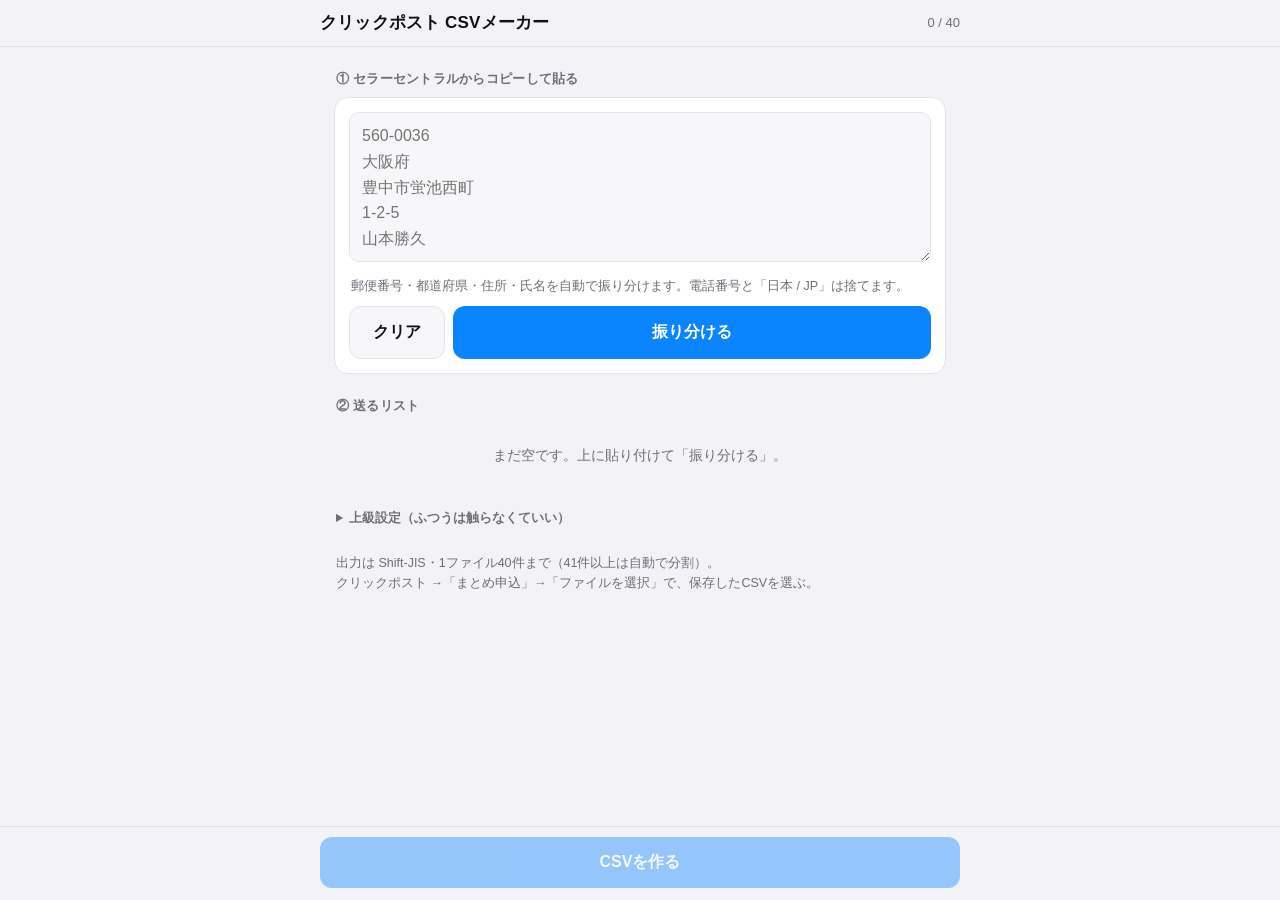
<file: index.html>
<!DOCTYPE html>
<html lang="ja">
<head>
<meta charset="UTF-8">
<meta name="viewport" content="width=device-width, initial-scale=1, viewport-fit=cover">
<meta name="apple-mobile-web-app-capable" content="yes">
<meta name="apple-mobile-web-app-status-bar-style" content="default">
<meta name="theme-color" content="#f2f2f7">
<title>クリックポストCSVメーカー</title>
<link rel="manifest" href="manifest.json">
<link rel="apple-touch-icon" href="icon-180.png">
<link rel="icon" type="image/png" sizes="192x192" href="icon-192.png">
<link rel="stylesheet" href="app.css">
</head>
<body>
<div id="root"></div>
<script src="encoding.min.js"></script>
<script src="parser.js"></script>
<script src="app.js"></script>
</body>
</html>
</file>
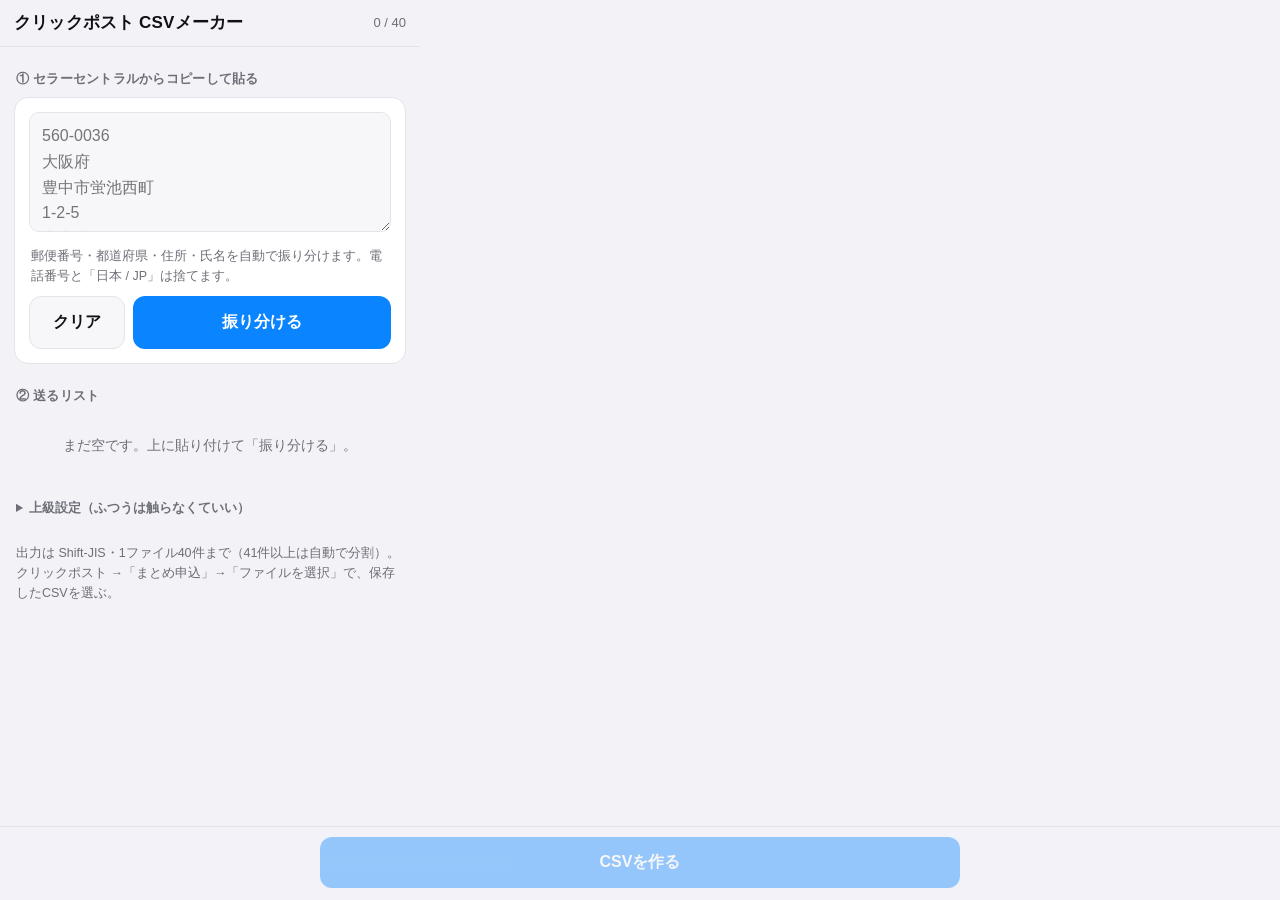
<file: chrome-extension/popup.html>
<!DOCTYPE html>
<html lang="ja">
<head>
<meta charset="UTF-8">
<title>クリックポストCSVメーカー</title>
<link rel="stylesheet" href="app.css">
</head>
<body class="popup">
<div id="root"></div>
<script src="encoding.min.js"></script>
<script src="parser.js"></script>
<script src="app.js"></script>
</body>
</html>
</file>
<file: app.css>
:root{
  --bg:#f2f2f7; --card:#ffffff; --card2:#f7f7fa;
  --text:#111114; --sub:#6e6e78; --line:#e3e3ea;
  --accent:#0a84ff; --ok:#30a46c; --warn:#e5484d; --amber:#c47d18;
  --r:14px;
}
@media (prefers-color-scheme:dark){
  :root:not([data-theme="light"]){
    --bg:#000000; --card:#1c1c1e; --card2:#2c2c2e;
    --text:#f2f2f7; --sub:#9a9aa2; --line:#3a3a3c;
    --accent:#0a84ff; --ok:#3ddc84; --warn:#ff6b6f; --amber:#e0a33a;
  }
}
*{box-sizing:border-box;-webkit-tap-highlight-color:transparent}
body{
  margin:0; background:var(--bg); color:var(--text);
  font-family:-apple-system,BlinkMacSystemFont,"Hiragino Sans","Noto Sans JP",sans-serif;
  font-size:16px; line-height:1.55;
  padding:0 0 120px; -webkit-text-size-adjust:100%;
}
.wrap{max-width:640px;margin:0 auto;padding:0 14px}
header{
  position:sticky;top:0;z-index:20;
  background:color-mix(in srgb,var(--bg) 82%, transparent);
  backdrop-filter:saturate(180%) blur(20px);
  -webkit-backdrop-filter:saturate(180%) blur(20px);
  border-bottom:1px solid var(--line);
  padding:calc(env(safe-area-inset-top) + 10px) 14px 10px;
}
header h1{margin:0;font-size:17px;font-weight:650;letter-spacing:.01em}
header .cnt{float:right;font-size:13px;color:var(--sub);font-weight:500;line-height:26px}
h2{font-size:13px;font-weight:600;color:var(--sub);margin:22px 0 8px;padding-left:2px;letter-spacing:.02em}
.card{background:var(--card);border-radius:var(--r);padding:14px;margin-bottom:10px;border:1px solid var(--line)}
textarea,input,select{
  width:100%;font:inherit;color:var(--text);background:var(--card2);
  border:1px solid var(--line);border-radius:10px;padding:10px 12px;
  outline:none;appearance:none;
}
textarea{min-height:150px;resize:vertical;line-height:1.6}
input:focus,textarea:focus{border-color:var(--accent);background:var(--card)}
button{
  font:inherit;font-weight:600;border:none;border-radius:12px;
  padding:13px 16px;background:var(--accent);color:#fff;width:100%;
  cursor:pointer;transition:transform .12s ease,opacity .12s ease;
}
button:active{transform:scale(.975);opacity:.85}
button.sec{background:var(--card2);color:var(--text);border:1px solid var(--line)}
button.ghost{background:transparent;color:var(--warn);border:1px solid var(--line)}
button:disabled{opacity:.4;cursor:default}
.row{display:flex;gap:8px}
.row>*{flex:1}
.f{margin-bottom:9px}
.f label{display:block;font-size:12px;color:var(--sub);margin-bottom:4px;font-weight:600}
.f .lim{float:right;font-variant-numeric:tabular-nums;font-weight:500}
.over{color:var(--warn)!important}
input.over{border-color:var(--warn)}
.tag{
  display:inline-block;font-size:11px;font-weight:600;padding:2px 8px;
  border-radius:20px;background:var(--card2);color:var(--sub);border:1px solid var(--line);
}
.tag.ng{color:var(--warn);border-color:var(--warn)}
.hint{font-size:12.5px;color:var(--sub);line-height:1.6;margin:6px 2px 0}
.item{
  background:var(--card);border:1px solid var(--line);border-radius:var(--r);
  padding:12px 14px;margin-bottom:8px;display:flex;gap:10px;align-items:flex-start;
}
.item .n{font-size:12px;color:var(--sub);font-weight:700;min-width:22px;padding-top:2px;font-variant-numeric:tabular-nums}
.item .b{flex:1;min-width:0}
.item .nm{font-weight:650;font-size:15px}
.item .ad{font-size:13px;color:var(--sub);word-break:break-all;margin-top:2px}
.item .ct{font-size:12px;color:var(--sub);margin-top:3px}
.item .x{background:none;border:none;color:var(--sub);font-size:20px;width:32px;padding:0;line-height:1}
.empty{text-align:center;color:var(--sub);font-size:13.5px;padding:22px 10px}
.bar{
  position:fixed;left:0;right:0;bottom:0;z-index:30;
  padding:10px 14px calc(env(safe-area-inset-bottom) + 12px);
  background:color-mix(in srgb,var(--bg) 88%, transparent);
  backdrop-filter:saturate(180%) blur(20px);
  -webkit-backdrop-filter:saturate(180%) blur(20px);
  border-top:1px solid var(--line);
}
.bar .wrap{padding:0}
details{margin:14px 0 0}
summary{font-size:12.5px;color:var(--sub);cursor:pointer;padding:6px 2px;font-weight:600}
.mono{font-family:ui-monospace,SFMono-Regular,Menlo,monospace;font-size:12px}
.msg{font-size:13px;padding:10px 12px;border-radius:10px;margin-bottom:10px;display:none}
.msg.show{display:block}
.msg.err{background:color-mix(in srgb,var(--warn) 14%, transparent);color:var(--warn)}
.msg.ok{background:color-mix(in srgb,var(--ok) 15%, transparent);color:var(--ok)}
.parsed{border-left:3px solid var(--accent)}

/* ===== 「広く使う」ボタン（Chrome拡張のポップアップでだけ出る） ===== */
#btnPopout{
  width:auto; float:right; margin-left:10px;
  font-size:11.5px; font-weight:600; padding:4px 10px;
  background:var(--card2); color:var(--sub); border:1px solid var(--line); border-radius:20px;
}

/* ===== Chrome拡張のポップアップ用 ===== */
body.popup{width:420px;padding-bottom:96px}
body.popup header{padding-top:10px}
body.popup textarea{min-height:120px}
</file>
<file: chrome-extension/app.css>
:root{
  --bg:#f2f2f7; --card:#ffffff; --card2:#f7f7fa;
  --text:#111114; --sub:#6e6e78; --line:#e3e3ea;
  --accent:#0a84ff; --ok:#30a46c; --warn:#e5484d; --amber:#c47d18;
  --r:14px;
}
@media (prefers-color-scheme:dark){
  :root:not([data-theme="light"]){
    --bg:#000000; --card:#1c1c1e; --card2:#2c2c2e;
    --text:#f2f2f7; --sub:#9a9aa2; --line:#3a3a3c;
    --accent:#0a84ff; --ok:#3ddc84; --warn:#ff6b6f; --amber:#e0a33a;
  }
}
*{box-sizing:border-box;-webkit-tap-highlight-color:transparent}
body{
  margin:0; background:var(--bg); color:var(--text);
  font-family:-apple-system,BlinkMacSystemFont,"Hiragino Sans","Noto Sans JP",sans-serif;
  font-size:16px; line-height:1.55;
  padding:0 0 120px; -webkit-text-size-adjust:100%;
}
.wrap{max-width:640px;margin:0 auto;padding:0 14px}
header{
  position:sticky;top:0;z-index:20;
  background:color-mix(in srgb,var(--bg) 82%, transparent);
  backdrop-filter:saturate(180%) blur(20px);
  -webkit-backdrop-filter:saturate(180%) blur(20px);
  border-bottom:1px solid var(--line);
  padding:calc(env(safe-area-inset-top) + 10px) 14px 10px;
}
header h1{margin:0;font-size:17px;font-weight:650;letter-spacing:.01em}
header .cnt{float:right;font-size:13px;color:var(--sub);font-weight:500;line-height:26px}
h2{font-size:13px;font-weight:600;color:var(--sub);margin:22px 0 8px;padding-left:2px;letter-spacing:.02em}
.card{background:var(--card);border-radius:var(--r);padding:14px;margin-bottom:10px;border:1px solid var(--line)}
textarea,input,select{
  width:100%;font:inherit;color:var(--text);background:var(--card2);
  border:1px solid var(--line);border-radius:10px;padding:10px 12px;
  outline:none;appearance:none;
}
textarea{min-height:150px;resize:vertical;line-height:1.6}
input:focus,textarea:focus{border-color:var(--accent);background:var(--card)}
button{
  font:inherit;font-weight:600;border:none;border-radius:12px;
  padding:13px 16px;background:var(--accent);color:#fff;width:100%;
  cursor:pointer;transition:transform .12s ease,opacity .12s ease;
}
button:active{transform:scale(.975);opacity:.85}
button.sec{background:var(--card2);color:var(--text);border:1px solid var(--line)}
button.ghost{background:transparent;color:var(--warn);border:1px solid var(--line)}
button:disabled{opacity:.4;cursor:default}
.row{display:flex;gap:8px}
.row>*{flex:1}
.f{margin-bottom:9px}
.f label{display:block;font-size:12px;color:var(--sub);margin-bottom:4px;font-weight:600}
.f .lim{float:right;font-variant-numeric:tabular-nums;font-weight:500}
.over{color:var(--warn)!important}
input.over{border-color:var(--warn)}
.tag{
  display:inline-block;font-size:11px;font-weight:600;padding:2px 8px;
  border-radius:20px;background:var(--card2);color:var(--sub);border:1px solid var(--line);
}
.tag.ng{color:var(--warn);border-color:var(--warn)}
.hint{font-size:12.5px;color:var(--sub);line-height:1.6;margin:6px 2px 0}
.item{
  background:var(--card);border:1px solid var(--line);border-radius:var(--r);
  padding:12px 14px;margin-bottom:8px;display:flex;gap:10px;align-items:flex-start;
}
.item .n{font-size:12px;color:var(--sub);font-weight:700;min-width:22px;padding-top:2px;font-variant-numeric:tabular-nums}
.item .b{flex:1;min-width:0}
.item .nm{font-weight:650;font-size:15px}
.item .ad{font-size:13px;color:var(--sub);word-break:break-all;margin-top:2px}
.item .ct{font-size:12px;color:var(--sub);margin-top:3px}
.item .x{background:none;border:none;color:var(--sub);font-size:20px;width:32px;padding:0;line-height:1}
.empty{text-align:center;color:var(--sub);font-size:13.5px;padding:22px 10px}
.bar{
  position:fixed;left:0;right:0;bottom:0;z-index:30;
  padding:10px 14px calc(env(safe-area-inset-bottom) + 12px);
  background:color-mix(in srgb,var(--bg) 88%, transparent);
  backdrop-filter:saturate(180%) blur(20px);
  -webkit-backdrop-filter:saturate(180%) blur(20px);
  border-top:1px solid var(--line);
}
.bar .wrap{padding:0}
details{margin:14px 0 0}
summary{font-size:12.5px;color:var(--sub);cursor:pointer;padding:6px 2px;font-weight:600}
.mono{font-family:ui-monospace,SFMono-Regular,Menlo,monospace;font-size:12px}
.msg{font-size:13px;padding:10px 12px;border-radius:10px;margin-bottom:10px;display:none}
.msg.show{display:block}
.msg.err{background:color-mix(in srgb,var(--warn) 14%, transparent);color:var(--warn)}
.msg.ok{background:color-mix(in srgb,var(--ok) 15%, transparent);color:var(--ok)}
.parsed{border-left:3px solid var(--accent)}

/* ===== 「広く使う」ボタン（Chrome拡張のポップアップでだけ出る） ===== */
#btnPopout{
  width:auto; float:right; margin-left:10px;
  font-size:11.5px; font-weight:600; padding:4px 10px;
  background:var(--card2); color:var(--sub); border:1px solid var(--line); border-radius:20px;
}

/* ===== Chrome拡張のポップアップ用 ===== */
body.popup{width:420px;padding-bottom:96px}
body.popup header{padding-top:10px}
body.popup textarea{min-height:120px}
</file>
